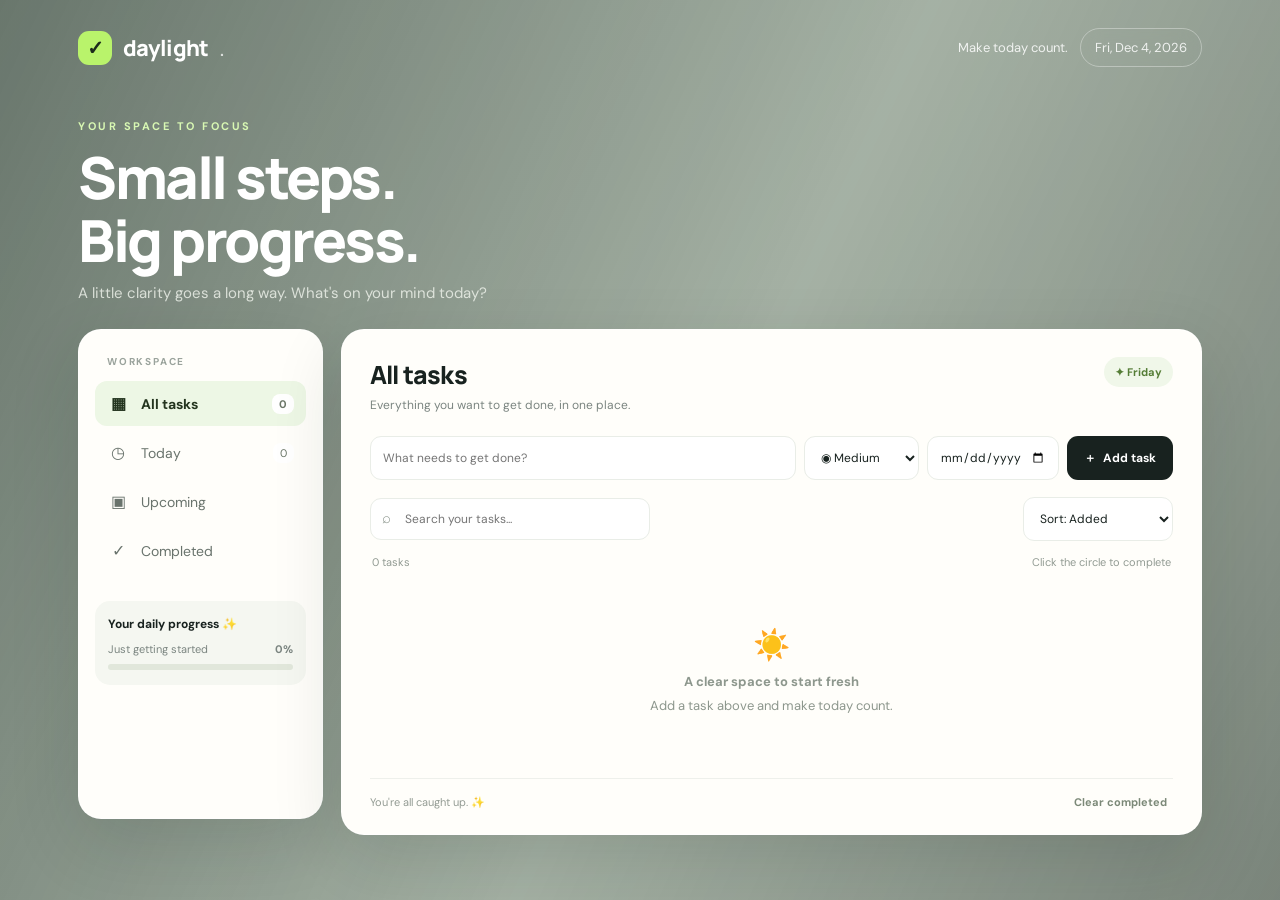
<file: index.html>
<!DOCTYPE html>
<html lang="en">

<head>
  <meta charset="UTF-8">
  <meta name="viewport" content="width=device-width, initial-scale=1.0">
  <title>Daylight — To‑Do</title>
  <link rel="stylesheet" href="style.css">
</head>

<body>
  <div class="page">
    <header class="topbar">
      <div class="brand"><span class="brand-mark">✓</span> daylight<span style="font-weight:500;opacity:.72">.</span>
      </div>
      <div class="top-right"><span>Make today count.</span><span class="date-pill" id="datePill"></span></div>
    </header>
    <section class="hero">
      <div class="eyebrow">Your space to focus</div>
      <h1>Small steps.<br>Big progress.</h1>
      <p>A little clarity goes a long way. What's on your mind today?</p>
    </section>
    <div class="app">
      <aside class="sidebar">
        <div class="side-label" style="width:100%">WORKSPACE</div>
        <button class="nav active" data-filter="all"><span class="ico">▦</span> All tasks <span class="count"
            id="allCount">0</span></button>
        <button class="nav" data-filter="today"><span class="ico">◷</span> Today <span class="count"
            id="todayCount">0</span></button>
        <button class="nav" data-filter="upcoming"><span class="ico">▣</span> Upcoming</button>
        <button class="nav" data-filter="completed"><span class="ico">✓</span> Completed</button>
        <div class="sidebar-bottom" style="width:100%">
          <div class="mini-title">Your daily progress ✨</div>
          <div class="progress-row"><span id="progressLabel">Just getting started</span><strong
              id="progressPercent">0%</strong></div>
          <div class="progress"><span id="progressBar"></span></div>
        </div>
      </aside>
      <main class="main-card">
        <div class="main-head">
          <div>
            <h2 id="listTitle">All tasks</h2>
            <div class="subtitle" id="listSubtitle">Everything you want to get done, in one place.</div>
          </div>
          <div class="today-badge" id="dateBadge">✦ Make it happen</div>
        </div>
        <form class="add-form" id="addForm">
          <input class="field task-input" id="taskInput" maxlength="180" placeholder="What needs to get done?" required
            aria-label="Task name">
          <select class="field" id="priority" aria-label="Priority">
            <option value="medium">◉ Medium</option>
            <option value="high">↑ High</option>
            <option value="low">↓ Low</option>
          </select>
          <input class="field" id="dueDate" type="date" aria-label="Due date">
          <button class="add-btn" type="submit"><span>＋</span> Add task</button>
        </form>
        <div class="tools">
          <div class="search-wrap"><span class="search-icon">⌕</span><input class="field" id="searchInput"
              placeholder="Search your tasks..." aria-label="Search tasks"></div>
          <select class="field sort-select" id="sortSelect" aria-label="Sort tasks">
            <option value="created">Sort: Added</option>
            <option value="due">Sort: Due date</option>
            <option value="priority">Sort: Priority</option>
            <option value="alpha">Sort: A–Z</option>
          </select>
        </div>
        <div class="list-meta"><span id="taskSummary">0 tasks</span><span>Click the circle to complete</span></div>
        <div class="task-list" id="taskList"></div>
        <div class="bottom-row"><span id="remainingText">You're all caught up.</span><button class="text-btn"
            id="clearCompleted">Clear completed</button></div>
      </main>
    </div>
  </div>
  <div class="toast" id="toast"></div>
  <script src="script.js"></script>
</body>

</html>
</file>
<file: style.css>
@import url('https://fonts.googleapis.com/css2?family=DM+Sans:wght@400;500;600;700&family=Manrope:wght@400;500;600;700;800&display=swap');

:root {
    --ink: #18221f;
    --muted: #7b8580;
    --green: #b9f36b;
    --line: #e9ede7;
    --paper: #fffefa;
    --shadow: 0 24px 70px #17251d24
}

* {
    box-sizing: border-box
}

body {
    margin: 0;
    min-height: 100vh;
    font-family: 'DM Sans', sans-serif;
    color: var(--ink);
    background: #dce5d8 url('https://images.unsplash.com/photo-1470770841072-f978cf4d019e?auto=format&fit=crop&w=2200&q=85') center/cover fixed;
    position: relative
}

body:before {
    content: "";
    position: fixed;
    inset: 0;
    background: linear-gradient(115deg, #12231b91, #162b1e47 55%, #101c167a);
    z-index: -1
}

button,
input,
select {
    font: inherit
}

button {
    cursor: pointer
}

.page {
    max-width: 1180px;
    margin: auto;
    padding: 28px 28px 40px
}

.topbar {
    display: flex;
    align-items: center;
    justify-content: space-between;
    color: white;
    margin-bottom: 52px
}

.brand {
    display: flex;
    align-items: center;
    gap: 11px;
    font: 800 22px Manrope, sans-serif;
    letter-spacing: -.7px
}

.brand-mark {
    width: 34px;
    height: 34px;
    background: var(--green);
    color: #1c2b1b;
    border-radius: 11px;
    display: grid;
    place-items: center;
    font-size: 20px
}

.top-right {
    display: flex;
    align-items: center;
    gap: 12px;
    font-size: 13px;
    color: #ffffffd9
}

.date-pill {
    border: 1px solid #ffffff58;
    border-radius: 999px;
    padding: 10px 14px;
    backdrop-filter: blur(10px)
}

.hero {
    color: #fff;
    margin: 0 0 26px
}

.eyebrow {
    text-transform: uppercase;
    letter-spacing: 2.5px;
    font-size: 11px;
    font-weight: 700;
    color: #d8f8b3;
    margin-bottom: 13px
}

.hero h1 {
    font: 800 clamp(36px, 5vw, 58px)/1.08 Manrope, sans-serif;
    letter-spacing: -2.5px;
    margin: 0 0 12px
}

.hero p {
    margin: 0;
    color: #f1f5eece;
    font-size: 15px
}

.app {
    display: grid;
    grid-template-columns: 245px minmax(0, 1fr);
    gap: 18px;
    align-items: start
}

.sidebar,
.main-card {
    background: var(--paper);
    border: 1px solid #ffffffa8;
    border-radius: 23px;
    box-shadow: var(--shadow)
}

.sidebar {
    padding: 22px 16px;
    min-height: 490px
}

.side-label {
    font-size: 10px;
    letter-spacing: 1.8px;
    color: #9aa39c;
    font-weight: 700;
    margin: 3px 12px 13px
}

.nav {
    display: flex;
    align-items: center;
    gap: 12px;
    padding: 12px;
    border-radius: 12px;
    color: #69736c;
    margin-bottom: 4px;
    font-size: 14px;
    border: 0;
    background: transparent;
    width: 100%;
    text-align: left
}

.nav .ico {
    width: 22px;
    text-align: center;
    font-size: 16px
}

.nav.active {
    background: #edf7e5;
    color: #24351f;
    font-weight: 700
}

.nav .count {
    margin-left: auto;
    background: #fff;
    border-radius: 8px;
    padding: 3px 7px;
    font-size: 11px;
    color: #6b7768
}

.sidebar-bottom {
    margin-top: 28px;
    padding: 15px 13px;
    border-radius: 15px;
    background: #f5f7f1
}

.mini-title {
    font-weight: 700;
    font-size: 12px;
    margin-bottom: 10px
}

.progress-row {
    display: flex;
    justify-content: space-between;
    font-size: 11px;
    color: var(--muted);
    margin-bottom: 8px
}

.progress {
    height: 6px;
    border-radius: 99px;
    background: #e1e7db;
    overflow: hidden
}

.progress span {
    display: block;
    height: 100%;
    background: #91c94f;
    width: 0;
    transition: width .25s
}

.main-card {
    padding: 27px 28px 24px;
    min-height: 490px
}

.main-head {
    display: flex;
    justify-content: space-between;
    gap: 16px;
    align-items: flex-start;
    margin-bottom: 23px
}

.main-head h2 {
    font: 800 25px Manrope, sans-serif;
    letter-spacing: -.8px;
    margin: 0 0 5px
}

.subtitle {
    font-size: 12px;
    color: var(--muted)
}

.today-badge {
    background: #f0f7e9;
    border-radius: 999px;
    padding: 8px 11px;
    font-size: 11px;
    font-weight: 700;
    color: #557d36;
    white-space: nowrap
}

.add-form {
    display: grid;
    grid-template-columns: minmax(100px, 1fr) 115px 132px auto;
    gap: 8px;
    margin-bottom: 17px
}

.field {
    width: 100%;
    min-width: 0;
    border: 1px solid var(--line);
    background: #fff;
    border-radius: 11px;
    padding: 12px 12px;
    outline: none;
    color: var(--ink);
    font-size: 12px
}

.field:focus {
    border-color: #9acb6a;
    box-shadow: 0 0 0 3px #b9f36b30
}

.add-btn {
    border: 0;
    border-radius: 11px;
    background: var(--ink);
    color: #fff;
    font-size: 12px;
    font-weight: 700;
    padding: 0 17px;
    display: flex;
    align-items: center;
    justify-content: center;
    gap: 7px;
    white-space: nowrap
}

.add-btn:hover {
    background: #2b4937
}

.tools {
    display: flex;
    align-items: center;
    gap: 10px;
    justify-content: space-between;
    margin-bottom: 14px
}

.search-wrap {
    position: relative;
    flex: 1;
    max-width: 280px
}

.search-wrap input {
    padding-left: 34px
}

.search-icon {
    position: absolute;
    left: 12px;
    top: 10px;
    color: #8b958c;
    font-size: 15px
}

.sort-select {
    max-width: 150px
}

.list-meta {
    display: flex;
    justify-content: space-between;
    align-items: center;
    font-size: 11px;
    color: #929b93;
    margin-bottom: 10px;
    padding: 0 2px
}

.task-list {
    display: flex;
    flex-direction: column;
    gap: 8px
}

.task {
    display: flex;
    align-items: center;
    gap: 12px;
    padding: 13px 12px;
    border: 1px solid #edf0e9;
    border-radius: 13px;
    background: #fff;
    transition: .18s
}

.task:hover {
    border-color: #d5e5c9;
    transform: translateY(-1px)
}

.check {
    width: 19px;
    height: 19px;
    border: 1.5px solid #cbd3c8;
    border-radius: 6px;
    display: grid;
    place-items: center;
    flex-shrink: 0;
    background: #fff;
    color: transparent;
    font-size: 12px
}

.task.done .check {
    background: #9bd85c;
    border-color: #9bd85c;
    color: #23351d
}

.task-content {
    flex: 1;
    min-width: 0
}

.task-title {
    font-size: 13px;
    font-weight: 600;
    overflow-wrap: anywhere
}

.task.done .task-title {
    text-decoration: line-through;
    color: #a0a8a0
}

.task-sub {
    display: flex;
    gap: 7px;
    align-items: center;
    margin-top: 5px;
    font-size: 10px;
    color: #9aa29b
}

.tag {
    border-radius: 5px;
    padding: 3px 6px;
    font-size: 9px;
    font-weight: 700;
    text-transform: uppercase;
    letter-spacing: .5px
}

.tag.high {
    background: #fff0ec;
    color: #c65e4c
}

.tag.medium {
    background: #fff5dc;
    color: #a87b22
}

.tag.low {
    background: #eaf5e3;
    color: #5f8c3d
}

.due.overdue {
    color: #c75c4c;
    font-weight: 700
}

.delete-btn {
    border: 0;
    background: transparent;
    color: #a9b0a8;
    font-size: 17px;
    border-radius: 8px;
    width: 30px;
    height: 30px
}

.delete-btn:hover {
    background: #fff0ed;
    color: #c65e4c
}

.empty {
    padding: 46px 15px;
    text-align: center;
    color: #8d978d;
    font-size: 13px
}

.empty .empty-icon {
    font-size: 30px;
    margin-bottom: 9px
}

.bottom-row {
    display: flex;
    justify-content: space-between;
    align-items: center;
    margin-top: 18px;
    padding-top: 15px;
    border-top: 1px solid #eef0eb;
    color: #939b93;
    font-size: 11px
}

.text-btn {
    border: 0;
    background: transparent;
    color: #7c8978;
    font-size: 11px;
    font-weight: 700
}

.text-btn:hover {
    color: #c65e4c
}

.toast {
    position: fixed;
    bottom: 22px;
    left: 50%;
    transform: translate(-50%, 20px);
    background: #1c2a20;
    color: white;
    padding: 12px 18px;
    border-radius: 12px;
    font-size: 12px;
    opacity: 0;
    pointer-events: none;
    transition: .25s;
    box-shadow: var(--shadow)
}

.toast.show {
    opacity: 1;
    transform: translate(-50%, 0)
}

@media(max-width:820px) {
    .app {
        grid-template-columns: 1fr
    }

    .sidebar {
        min-height: 0;
        display: flex;
        align-items: center;
        gap: 5px;
        flex-wrap: wrap;
        padding: 12px
    }

    .side-label,
    .sidebar-bottom {
        display: none
    }

    .nav {
        width: auto;
        flex: 1;
        justify-content: center;
        padding: 10px 9px;
        font-size: 12px
    }

    .nav .count {
        display: none
    }

    .page {
        padding: 20px 16px
    }

    .topbar {
        margin-bottom: 38px
    }

    .hero h1 {
        letter-spacing: -1.5px
    }

    .main-card {
        padding: 22px 18px
    }
}

@media(max-width:560px) {
    .page {
        padding: 16px 12px 28px
    }

    .topbar {
        margin-bottom: 32px
    }

    .top-right .date-pill {
        display: none
    }

    .hero h1 {
        font-size: 39px
    }

    .main-head h2 {
        font-size: 23px
    }

    .add-form {
        grid-template-columns: 1fr 1fr
    }

    .add-form .task-input {
        grid-column: 1/-1
    }

    .add-btn {
        min-height: 40px
    }

    .tools {
        flex-wrap: wrap
    }

    .search-wrap {
        max-width: none;
        flex-basis: 100%
    }

    .sort-select {
        max-width: none;
        flex: 1
    }

    .task {
        gap: 9px;
        padding: 12px 9px
    }

    .main-card {
        border-radius: 18px
    }

    .sidebar {
        border-radius: 16px
    }
}
</file>
<file: To-Do.css>
@import url('https://fonts.googleapis.com/css2?family=DM+Sans:wght@400;500;600;700&family=Manrope:wght@400;500;600;700;800&display=swap');

:root {
    --ink: #18221f;
    --muted: #7b8580;
    --green: #b9f36b;
    --line: #e9ede7;
    --paper: #fffefa;
    --shadow: 0 24px 70px #17251d24
}

* {
    box-sizing: border-box
}

body {
    margin: 0;
    min-height: 100vh;
    font-family: 'DM Sans', sans-serif;
    color: var(--ink);
    background: #dce5d8 url('https://images.unsplash.com/photo-1470770841072-f978cf4d019e?auto=format&fit=crop&w=2200&q=85') center/cover fixed;
    position: relative
}

body:before {
    content: "";
    position: fixed;
    inset: 0;
    background: linear-gradient(115deg, #12231b91, #162b1e47 55%, #101c167a);
    z-index: -1
}

button,
input,
select {
    font: inherit
}

button {
    cursor: pointer
}

.page {
    max-width: 1180px;
    margin: auto;
    padding: 28px 28px 40px
}

.topbar {
    display: flex;
    align-items: center;
    justify-content: space-between;
    color: white;
    margin-bottom: 52px
}

.brand {
    display: flex;
    align-items: center;
    gap: 11px;
    font: 800 22px Manrope, sans-serif;
    letter-spacing: -.7px
}

.brand-mark {
    width: 34px;
    height: 34px;
    background: var(--green);
    color: #1c2b1b;
    border-radius: 11px;
    display: grid;
    place-items: center;
    font-size: 20px
}

.top-right {
    display: flex;
    align-items: center;
    gap: 12px;
    font-size: 13px;
    color: #ffffffd9
}

.date-pill {
    border: 1px solid #ffffff58;
    border-radius: 999px;
    padding: 10px 14px;
    backdrop-filter: blur(10px)
}

.hero {
    color: #fff;
    margin: 0 0 26px
}

.eyebrow {
    text-transform: uppercase;
    letter-spacing: 2.5px;
    font-size: 11px;
    font-weight: 700;
    color: #d8f8b3;
    margin-bottom: 13px
}

.hero h1 {
    font: 800 clamp(36px, 5vw, 58px)/1.08 Manrope, sans-serif;
    letter-spacing: -2.5px;
    margin: 0 0 12px
}

.hero p {
    margin: 0;
    color: #f1f5eece;
    font-size: 15px
}

.app {
    display: grid;
    grid-template-columns: 245px minmax(0, 1fr);
    gap: 18px;
    align-items: start
}

.sidebar,
.main-card {
    background: var(--paper);
    border: 1px solid #ffffffa8;
    border-radius: 23px;
    box-shadow: var(--shadow)
}

.sidebar {
    padding: 22px 16px;
    min-height: 490px
}

.side-label {
    font-size: 10px;
    letter-spacing: 1.8px;
    color: #9aa39c;
    font-weight: 700;
    margin: 3px 12px 13px
}

.nav {
    display: flex;
    align-items: center;
    gap: 12px;
    padding: 12px;
    border-radius: 12px;
    color: #69736c;
    margin-bottom: 4px;
    font-size: 14px;
    border: 0;
    background: transparent;
    width: 100%;
    text-align: left
}

.nav .ico {
    width: 22px;
    text-align: center;
    font-size: 16px
}

.nav.active {
    background: #edf7e5;
    color: #24351f;
    font-weight: 700
}

.nav .count {
    margin-left: auto;
    background: #fff;
    border-radius: 8px;
    padding: 3px 7px;
    font-size: 11px;
    color: #6b7768
}

.sidebar-bottom {
    margin-top: 28px;
    padding: 15px 13px;
    border-radius: 15px;
    background: #f5f7f1
}

.mini-title {
    font-weight: 700;
    font-size: 12px;
    margin-bottom: 10px
}

.progress-row {
    display: flex;
    justify-content: space-between;
    font-size: 11px;
    color: var(--muted);
    margin-bottom: 8px
}

.progress {
    height: 6px;
    border-radius: 99px;
    background: #e1e7db;
    overflow: hidden
}

.progress span {
    display: block;
    height: 100%;
    background: #91c94f;
    width: 0;
    transition: width .25s
}

.main-card {
    padding: 27px 28px 24px;
    min-height: 490px
}

.main-head {
    display: flex;
    justify-content: space-between;
    gap: 16px;
    align-items: flex-start;
    margin-bottom: 23px
}

.main-head h2 {
    font: 800 25px Manrope, sans-serif;
    letter-spacing: -.8px;
    margin: 0 0 5px
}

.subtitle {
    font-size: 12px;
    color: var(--muted)
}

.today-badge {
    background: #f0f7e9;
    border-radius: 999px;
    padding: 8px 11px;
    font-size: 11px;
    font-weight: 700;
    color: #557d36;
    white-space: nowrap
}

.add-form {
    display: grid;
    grid-template-columns: minmax(100px, 1fr) 115px 132px auto;
    gap: 8px;
    margin-bottom: 17px
}

.field {
    width: 100%;
    min-width: 0;
    border: 1px solid var(--line);
    background: #fff;
    border-radius: 11px;
    padding: 12px 12px;
    outline: none;
    color: var(--ink);
    font-size: 12px
}

.field:focus {
    border-color: #9acb6a;
    box-shadow: 0 0 0 3px #b9f36b30
}

.add-btn {
    border: 0;
    border-radius: 11px;
    background: var(--ink);
    color: #fff;
    font-size: 12px;
    font-weight: 700;
    padding: 0 17px;
    display: flex;
    align-items: center;
    justify-content: center;
    gap: 7px;
    white-space: nowrap
}

.add-btn:hover {
    background: #2b4937
}

.tools {
    display: flex;
    align-items: center;
    gap: 10px;
    justify-content: space-between;
    margin-bottom: 14px
}

.search-wrap {
    position: relative;
    flex: 1;
    max-width: 280px
}

.search-wrap input {
    padding-left: 34px
}

.search-icon {
    position: absolute;
    left: 12px;
    top: 10px;
    color: #8b958c;
    font-size: 15px
}

.sort-select {
    max-width: 150px
}

.list-meta {
    display: flex;
    justify-content: space-between;
    align-items: center;
    font-size: 11px;
    color: #929b93;
    margin-bottom: 10px;
    padding: 0 2px
}

.task-list {
    display: flex;
    flex-direction: column;
    gap: 8px
}

.task {
    display: flex;
    align-items: center;
    gap: 12px;
    padding: 13px 12px;
    border: 1px solid #edf0e9;
    border-radius: 13px;
    background: #fff;
    transition: .18s
}

.task:hover {
    border-color: #d5e5c9;
    transform: translateY(-1px)
}

.check {
    width: 19px;
    height: 19px;
    border: 1.5px solid #cbd3c8;
    border-radius: 6px;
    display: grid;
    place-items: center;
    flex-shrink: 0;
    background: #fff;
    color: transparent;
    font-size: 12px
}

.task.done .check {
    background: #9bd85c;
    border-color: #9bd85c;
    color: #23351d
}

.task-content {
    flex: 1;
    min-width: 0
}

.task-title {
    font-size: 13px;
    font-weight: 600;
    overflow-wrap: anywhere
}

.task.done .task-title {
    text-decoration: line-through;
    color: #a0a8a0
}

.task-sub {
    display: flex;
    gap: 7px;
    align-items: center;
    margin-top: 5px;
    font-size: 10px;
    color: #9aa29b
}

.tag {
    border-radius: 5px;
    padding: 3px 6px;
    font-size: 9px;
    font-weight: 700;
    text-transform: uppercase;
    letter-spacing: .5px
}

.tag.high {
    background: #fff0ec;
    color: #c65e4c
}

.tag.medium {
    background: #fff5dc;
    color: #a87b22
}

.tag.low {
    background: #eaf5e3;
    color: #5f8c3d
}

.due.overdue {
    color: #c75c4c;
    font-weight: 700
}

.delete-btn {
    border: 0;
    background: transparent;
    color: #a9b0a8;
    font-size: 17px;
    border-radius: 8px;
    width: 30px;
    height: 30px
}

.delete-btn:hover {
    background: #fff0ed;
    color: #c65e4c
}

.empty {
    padding: 46px 15px;
    text-align: center;
    color: #8d978d;
    font-size: 13px
}

.empty .empty-icon {
    font-size: 30px;
    margin-bottom: 9px
}

.bottom-row {
    display: flex;
    justify-content: space-between;
    align-items: center;
    margin-top: 18px;
    padding-top: 15px;
    border-top: 1px solid #eef0eb;
    color: #939b93;
    font-size: 11px
}

.text-btn {
    border: 0;
    background: transparent;
    color: #7c8978;
    font-size: 11px;
    font-weight: 700
}

.text-btn:hover {
    color: #c65e4c
}

.toast {
    position: fixed;
    bottom: 22px;
    left: 50%;
    transform: translate(-50%, 20px);
    background: #1c2a20;
    color: white;
    padding: 12px 18px;
    border-radius: 12px;
    font-size: 12px;
    opacity: 0;
    pointer-events: none;
    transition: .25s;
    box-shadow: var(--shadow)
}

.toast.show {
    opacity: 1;
    transform: translate(-50%, 0)
}

@media(max-width:820px) {
    .app {
        grid-template-columns: 1fr
    }

    .sidebar {
        min-height: 0;
        display: flex;
        align-items: center;
        gap: 5px;
        flex-wrap: wrap;
        padding: 12px
    }

    .side-label,
    .sidebar-bottom {
        display: none
    }

    .nav {
        width: auto;
        flex: 1;
        justify-content: center;
        padding: 10px 9px;
        font-size: 12px
    }

    .nav .count {
        display: none
    }

    .page {
        padding: 20px 16px
    }

    .topbar {
        margin-bottom: 38px
    }

    .hero h1 {
        letter-spacing: -1.5px
    }

    .main-card {
        padding: 22px 18px
    }
}

@media(max-width:560px) {
    .page {
        padding: 16px 12px 28px
    }

    .topbar {
        margin-bottom: 32px
    }

    .top-right .date-pill {
        display: none
    }

    .hero h1 {
        font-size: 39px
    }

    .main-head h2 {
        font-size: 23px
    }

    .add-form {
        grid-template-columns: 1fr 1fr
    }

    .add-form .task-input {
        grid-column: 1/-1
    }

    .add-btn {
        min-height: 40px
    }

    .tools {
        flex-wrap: wrap
    }

    .search-wrap {
        max-width: none;
        flex-basis: 100%
    }

    .sort-select {
        max-width: none;
        flex: 1
    }

    .task {
        gap: 9px;
        padding: 12px 9px
    }

    .main-card {
        border-radius: 18px
    }

    .sidebar {
        border-radius: 16px
    }
}
</file>
